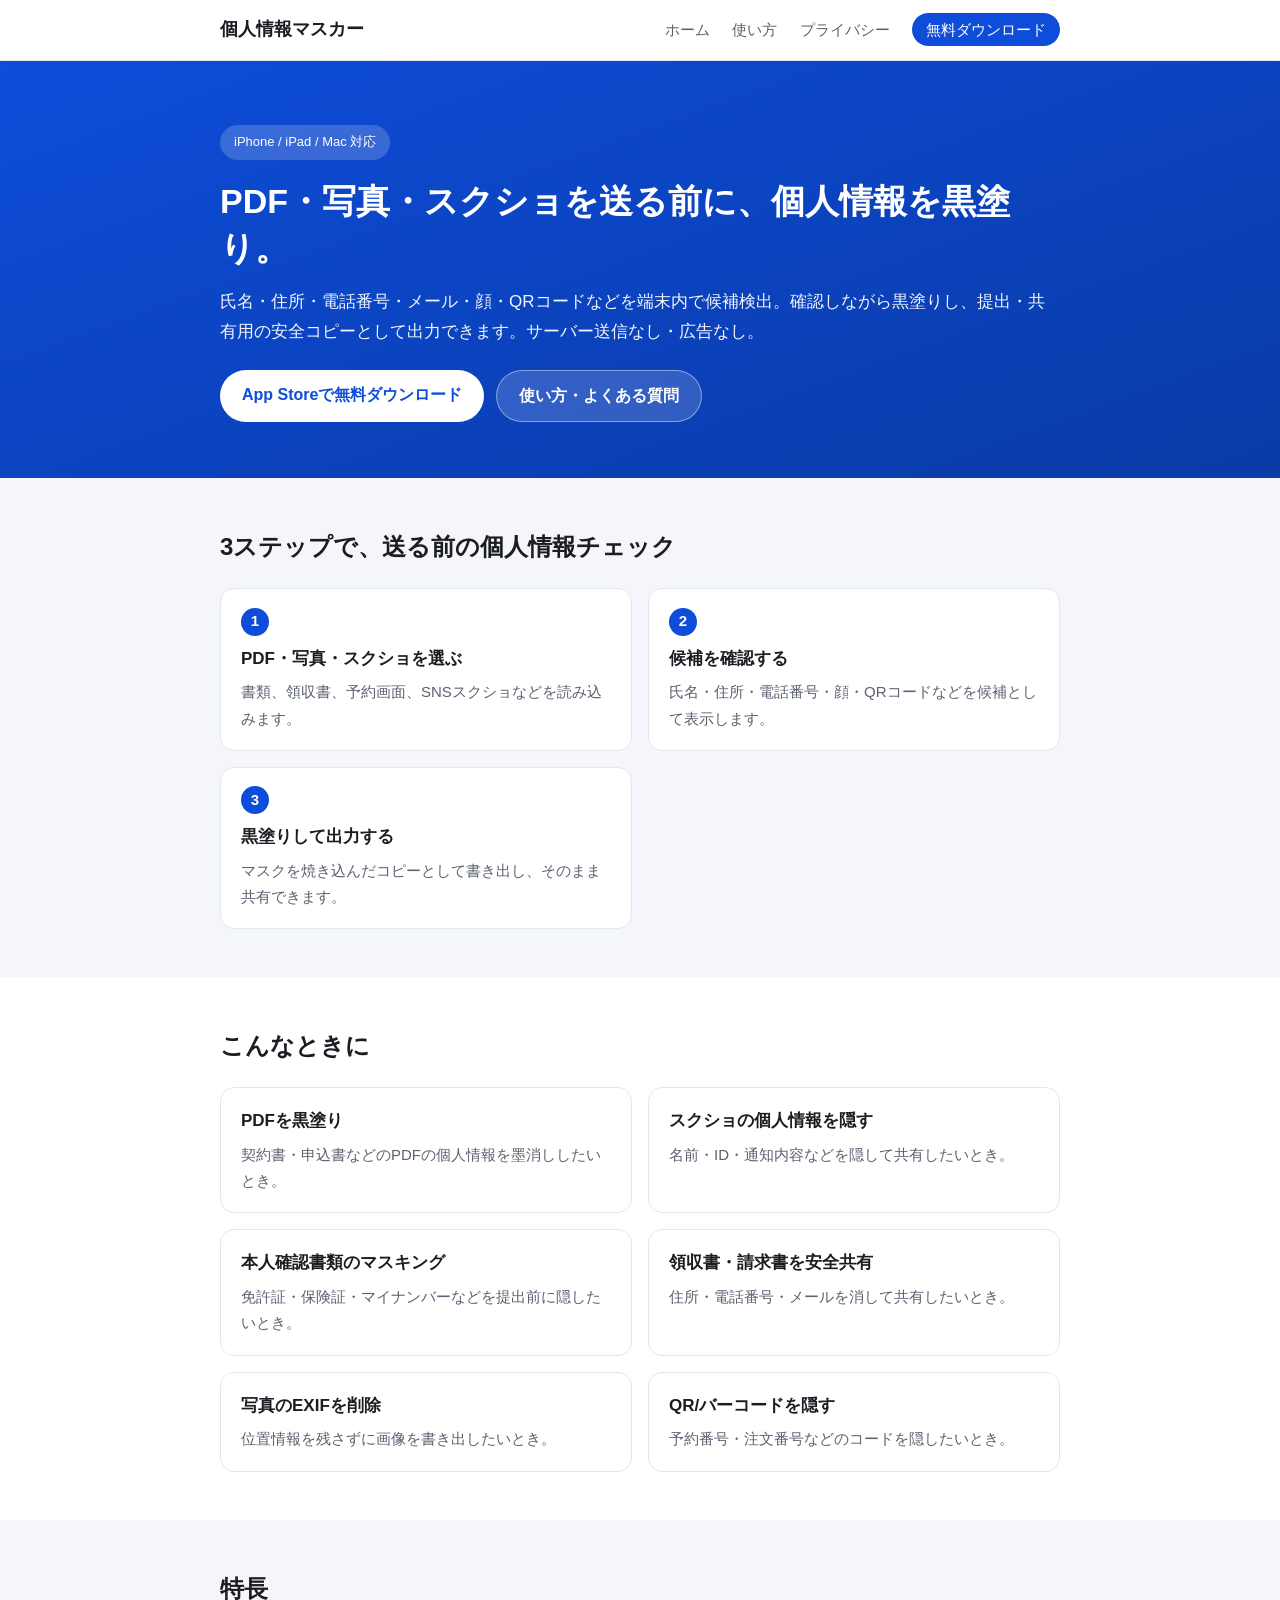
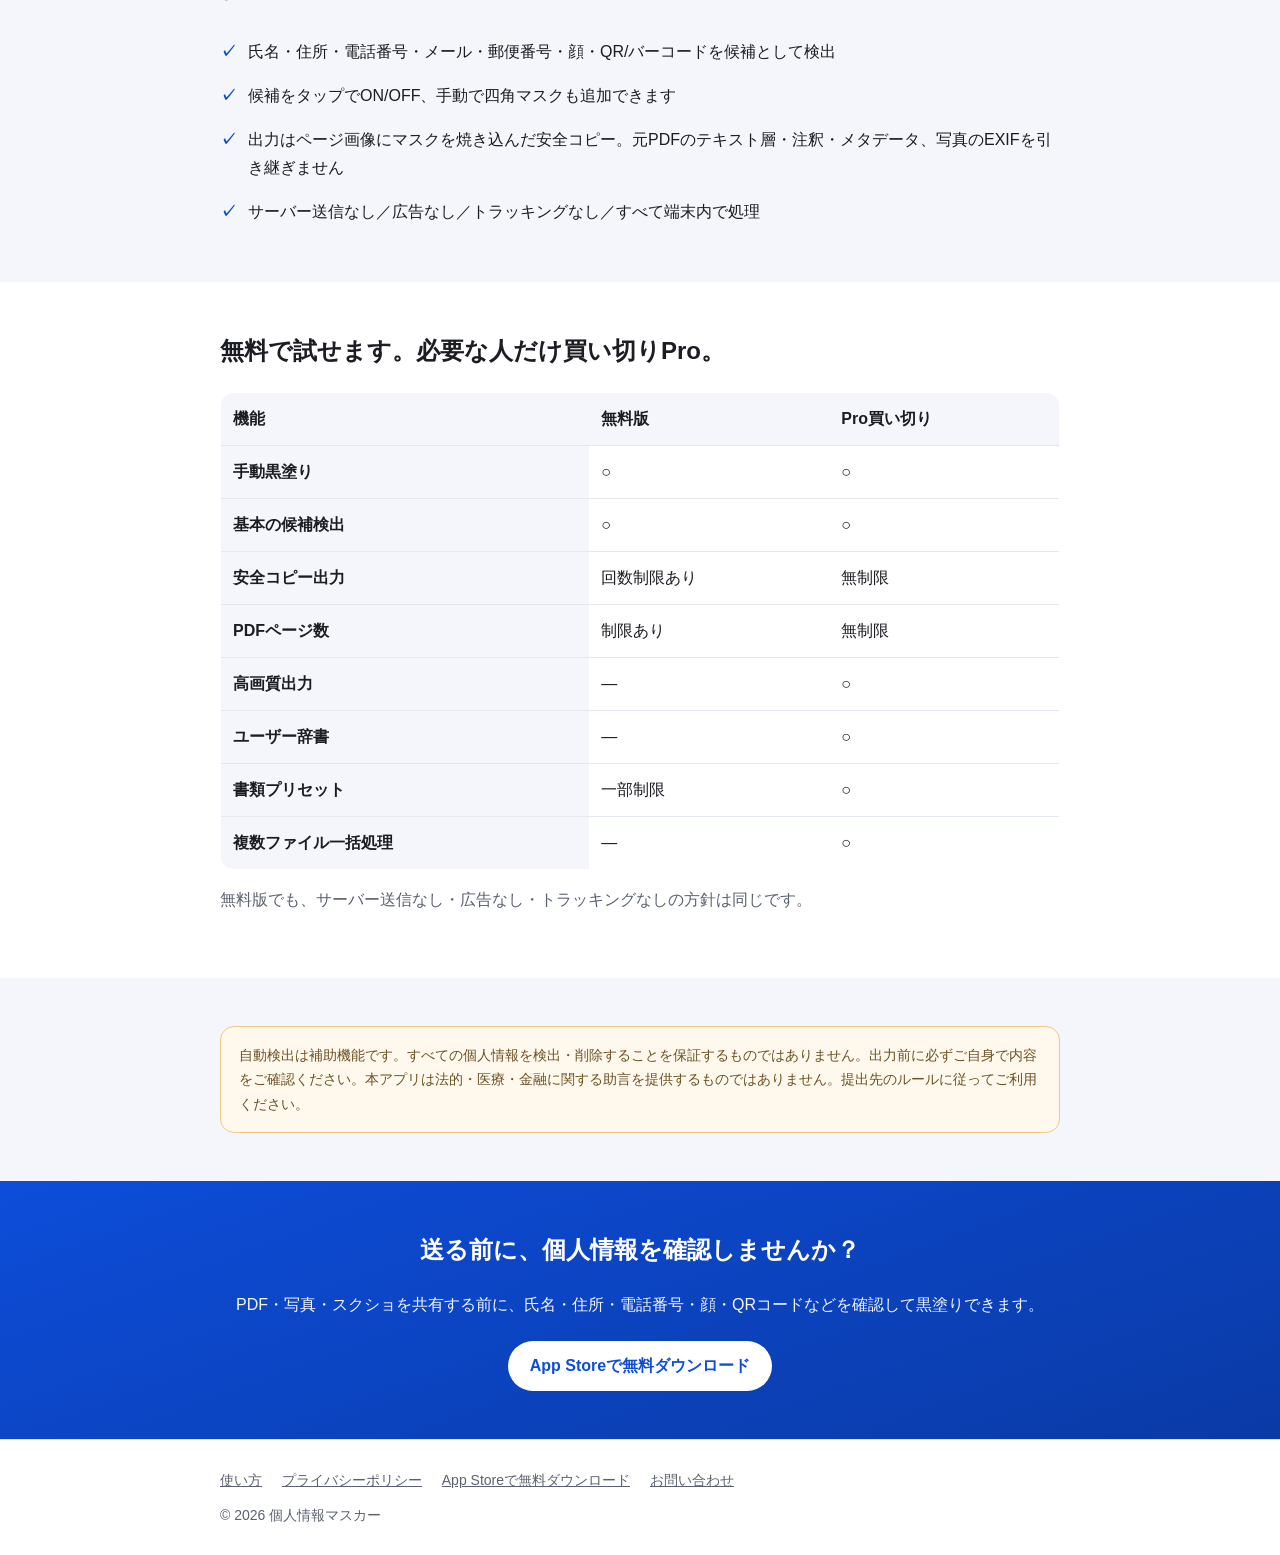
<file: index.html>
<!DOCTYPE html>
<html lang="ja">
<head>
  <meta charset="UTF-8">
  <meta name="viewport" content="width=device-width, initial-scale=1">
  <title>個人情報マスカー｜PDF・写真・スクショを送る前に黒塗り</title>
  <meta name="description" content="PDF・写真・スクショの氏名・住所・電話番号・顔・QRコードなどを端末内で候補検出し、確認しながら黒塗りできるアプリ。サーバー送信なし・広告なし。">
  <meta name="apple-itunes-app" content="app-id=6778686188">
  <meta property="og:type" content="website">
  <meta property="og:site_name" content="個人情報マスカー">
  <meta property="og:title" content="個人情報マスカー｜PDF・写真・スクショを送る前に黒塗り">
  <meta property="og:description" content="PDF・写真・スクショの氏名・住所・電話番号・顔・QRコードなどを端末内で候補検出し、確認しながら黒塗りできるアプリ。サーバー送信なし・広告なし。">
  <meta property="og:url" content="https://keeno0920.github.io/MaskerWebPage/">
  <link rel="stylesheet" href="styles.css">
</head>
<body>
  <header class="site-header">
    <div class="container">
      <a class="brand" href="index.html">個人情報マスカー</a>
      <nav class="nav">
        <a href="index.html">ホーム</a>
        <a href="support.html">使い方</a>
        <a href="privacy.html">プライバシー</a>
        <a class="nav-cta" href="https://apps.apple.com/app/id6778686188">無料ダウンロード</a>
      </nav>
    </div>
  </header>

  <main>
    <section class="hero">
      <div class="container">
        <span class="badge">iPhone / iPad / Mac 対応</span>
        <h1>PDF・写真・スクショを送る前に、個人情報を黒塗り。</h1>
        <p>氏名・住所・電話番号・メール・顔・QRコードなどを端末内で候補検出。確認しながら黒塗りし、提出・共有用の安全コピーとして出力できます。サーバー送信なし・広告なし。</p>
        <div class="hero-actions">
          <a class="btn" href="https://apps.apple.com/app/id6778686188">App Storeで無料ダウンロード</a>
          <a class="btn btn-sub" href="support.html">使い方・よくある質問</a>
        </div>
      </div>
    </section>

    <section class="soft">
      <div class="container">
        <h2>3ステップで、送る前の個人情報チェック</h2>
        <div class="grid">
          <div class="card">
            <div class="step-num">1</div>
            <h3>PDF・写真・スクショを選ぶ</h3>
            <p>書類、領収書、予約画面、SNSスクショなどを読み込みます。</p>
          </div>
          <div class="card">
            <div class="step-num">2</div>
            <h3>候補を確認する</h3>
            <p>氏名・住所・電話番号・顔・QRコードなどを候補として表示します。</p>
          </div>
          <div class="card">
            <div class="step-num">3</div>
            <h3>黒塗りして出力する</h3>
            <p>マスクを焼き込んだコピーとして書き出し、そのまま共有できます。</p>
          </div>
        </div>
      </div>
    </section>

    <section>
      <div class="container">
        <h2>こんなときに</h2>
        <div class="grid">
          <a class="card card-link" href="pdf-kuro-nuri.html"><h3>PDFを黒塗り</h3><p>契約書・申込書などのPDFの個人情報を墨消ししたいとき。</p></a>
          <a class="card card-link" href="screenshot-privacy.html"><h3>スクショの個人情報を隠す</h3><p>名前・ID・通知内容などを隠して共有したいとき。</p></a>
          <div class="card"><h3>本人確認書類のマスキング</h3><p>免許証・保険証・マイナンバーなどを提出前に隠したいとき。</p></div>
          <div class="card"><h3>領収書・請求書を安全共有</h3><p>住所・電話番号・メールを消して共有したいとき。</p></div>
          <a class="card card-link" href="exif-remove.html"><h3>写真のEXIFを削除</h3><p>位置情報を残さずに画像を書き出したいとき。</p></a>
          <div class="card"><h3>QR/バーコードを隠す</h3><p>予約番号・注文番号などのコードを隠したいとき。</p></div>
        </div>
      </div>
    </section>

    <section class="soft">
      <div class="container">
        <h2>特長</h2>
        <ul class="checks">
          <li>氏名・住所・電話番号・メール・郵便番号・顔・QR/バーコードを候補として検出</li>
          <li>候補をタップでON/OFF、手動で四角マスクも追加できます</li>
          <li>出力はページ画像にマスクを焼き込んだ安全コピー。元PDFのテキスト層・注釈・メタデータ、写真のEXIFを引き継ぎません</li>
          <li>サーバー送信なし／広告なし／トラッキングなし／すべて端末内で処理</li>
        </ul>
      </div>
    </section>

    <section>
      <div class="container">
        <h2>無料で試せます。必要な人だけ買い切りPro。</h2>
        <table class="compare">
          <thead>
            <tr><th>機能</th><th>無料版</th><th>Pro買い切り</th></tr>
          </thead>
          <tbody>
            <tr><th>手動黒塗り</th><td>○</td><td>○</td></tr>
            <tr><th>基本の候補検出</th><td>○</td><td>○</td></tr>
            <tr><th>安全コピー出力</th><td>回数制限あり</td><td>無制限</td></tr>
            <tr><th>PDFページ数</th><td>制限あり</td><td>無制限</td></tr>
            <tr><th>高画質出力</th><td>—</td><td>○</td></tr>
            <tr><th>ユーザー辞書</th><td>—</td><td>○</td></tr>
            <tr><th>書類プリセット</th><td>一部制限</td><td>○</td></tr>
            <tr><th>複数ファイル一括処理</th><td>—</td><td>○</td></tr>
          </tbody>
        </table>
        <p class="lead" style="margin-top:16px;">無料版でも、サーバー送信なし・広告なし・トラッキングなしの方針は同じです。</p>
      </div>
    </section>

    <section class="soft">
      <div class="container">
        <div class="notice">
          自動検出は補助機能です。すべての個人情報を検出・削除することを保証するものではありません。出力前に必ずご自身で内容をご確認ください。本アプリは法的・医療・金融に関する助言を提供するものではありません。提出先のルールに従ってご利用ください。
        </div>
      </div>
    </section>

    <section class="final-cta">
      <div class="container">
        <h2>送る前に、個人情報を確認しませんか？</h2>
        <p>PDF・写真・スクショを共有する前に、氏名・住所・電話番号・顔・QRコードなどを確認して黒塗りできます。</p>
        <a class="btn" href="https://apps.apple.com/app/id6778686188">App Storeで無料ダウンロード</a>
      </div>
    </section>
  </main>

  <footer class="site-footer">
    <div class="container">
      <a href="support.html">使い方</a>
      <a href="privacy.html">プライバシーポリシー</a>
      <a href="https://apps.apple.com/app/id6778686188">App Storeで無料ダウンロード</a>
      <a href="mailto:appjiajibu@gmail.com">お問い合わせ</a>
      <div style="margin-top:10px;">© 2026 個人情報マスカー</div>
    </div>
  </footer>
</body>
</html>
</file>
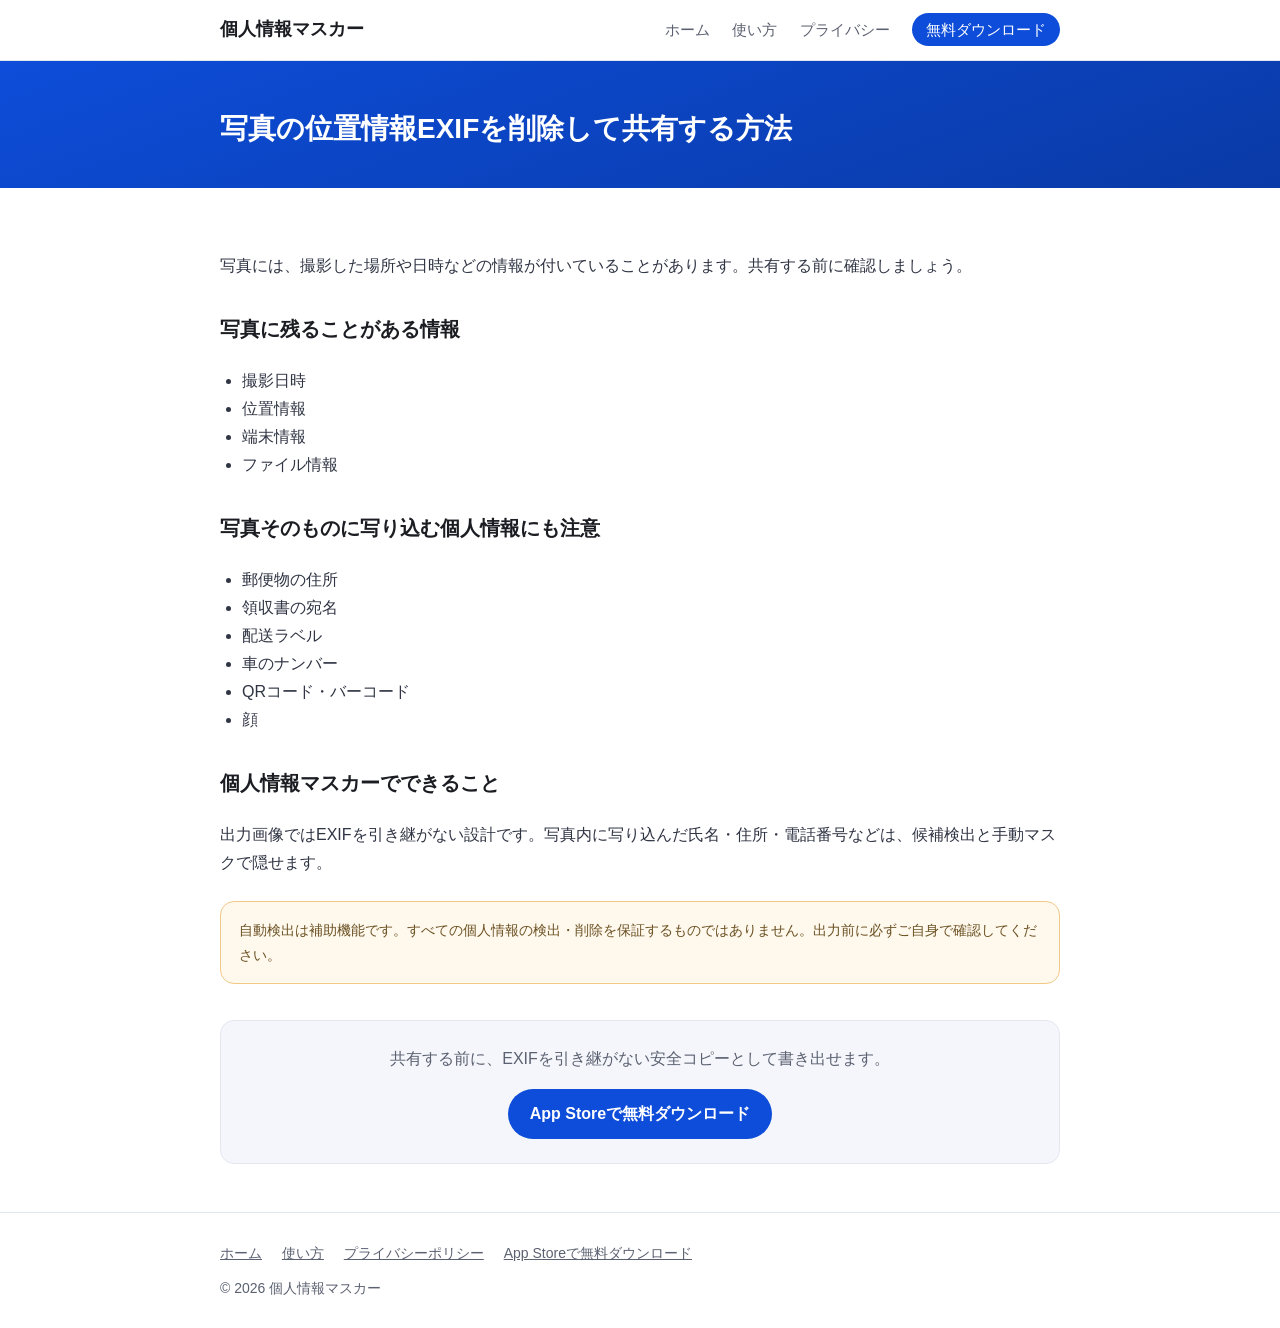
<file: exif-remove.html>
<!DOCTYPE html>
<html lang="ja">
<head>
  <meta charset="UTF-8">
  <meta name="viewport" content="width=device-width, initial-scale=1">
  <title>写真の位置情報EXIFを削除して共有する方法｜個人情報マスカー</title>
  <meta name="description" content="写真を共有する前に位置情報EXIFを残さず書き出す方法。写真内の住所・電話番号・顔・QRコードのマスキングにも対応。">
  <meta name="apple-itunes-app" content="app-id=6778686188">
  <meta property="og:type" content="website">
  <meta property="og:site_name" content="個人情報マスカー">
  <meta property="og:title" content="写真の位置情報EXIFを削除して共有する方法｜個人情報マスカー">
  <meta property="og:description" content="写真を共有する前に位置情報EXIFを残さず書き出す方法。写真内の住所・電話番号・顔・QRコードのマスキングにも対応。">
  <meta property="og:url" content="https://keeno0920.github.io/MaskerWebPage/exif-remove.html">
  <link rel="stylesheet" href="styles.css">
</head>
<body>
  <header class="site-header">
    <div class="container">
      <a class="brand" href="index.html">個人情報マスカー</a>
      <nav class="nav">
        <a href="index.html">ホーム</a>
        <a href="support.html">使い方</a>
        <a href="privacy.html">プライバシー</a>
        <a class="nav-cta" href="https://apps.apple.com/app/id6778686188">無料ダウンロード</a>
      </nav>
    </div>
  </header>

  <section class="page-hero">
    <div class="container">
      <h1>写真の位置情報EXIFを削除して共有する方法</h1>
    </div>
  </section>

  <main>
    <section>
      <div class="container article">
        <p>写真には、撮影した場所や日時などの情報が付いていることがあります。共有する前に確認しましょう。</p>

        <h2>写真に残ることがある情報</h2>
        <ul>
          <li>撮影日時</li>
          <li>位置情報</li>
          <li>端末情報</li>
          <li>ファイル情報</li>
        </ul>

        <h2>写真そのものに写り込む個人情報にも注意</h2>
        <ul>
          <li>郵便物の住所</li>
          <li>領収書の宛名</li>
          <li>配送ラベル</li>
          <li>車のナンバー</li>
          <li>QRコード・バーコード</li>
          <li>顔</li>
        </ul>

        <h2>個人情報マスカーでできること</h2>
        <p>出力画像ではEXIFを引き継がない設計です。写真内に写り込んだ氏名・住所・電話番号などは、候補検出と手動マスクで隠せます。</p>

        <div class="notice" style="margin-top:24px;">
          自動検出は補助機能です。すべての個人情報の検出・削除を保証するものではありません。出力前に必ずご自身で確認してください。
        </div>

        <div class="article-cta">
          <p>共有する前に、EXIFを引き継がない安全コピーとして書き出せます。</p>
          <a class="btn" href="https://apps.apple.com/app/id6778686188" style="background:var(--brand);color:#fff;">App Storeで無料ダウンロード</a>
        </div>
      </div>
    </section>
  </main>

  <footer class="site-footer">
    <div class="container">
      <a href="index.html">ホーム</a>
      <a href="support.html">使い方</a>
      <a href="privacy.html">プライバシーポリシー</a>
      <a href="https://apps.apple.com/app/id6778686188">App Storeで無料ダウンロード</a>
      <div style="margin-top:10px;">© 2026 個人情報マスカー</div>
    </div>
  </footer>
</body>
</html>
</file>
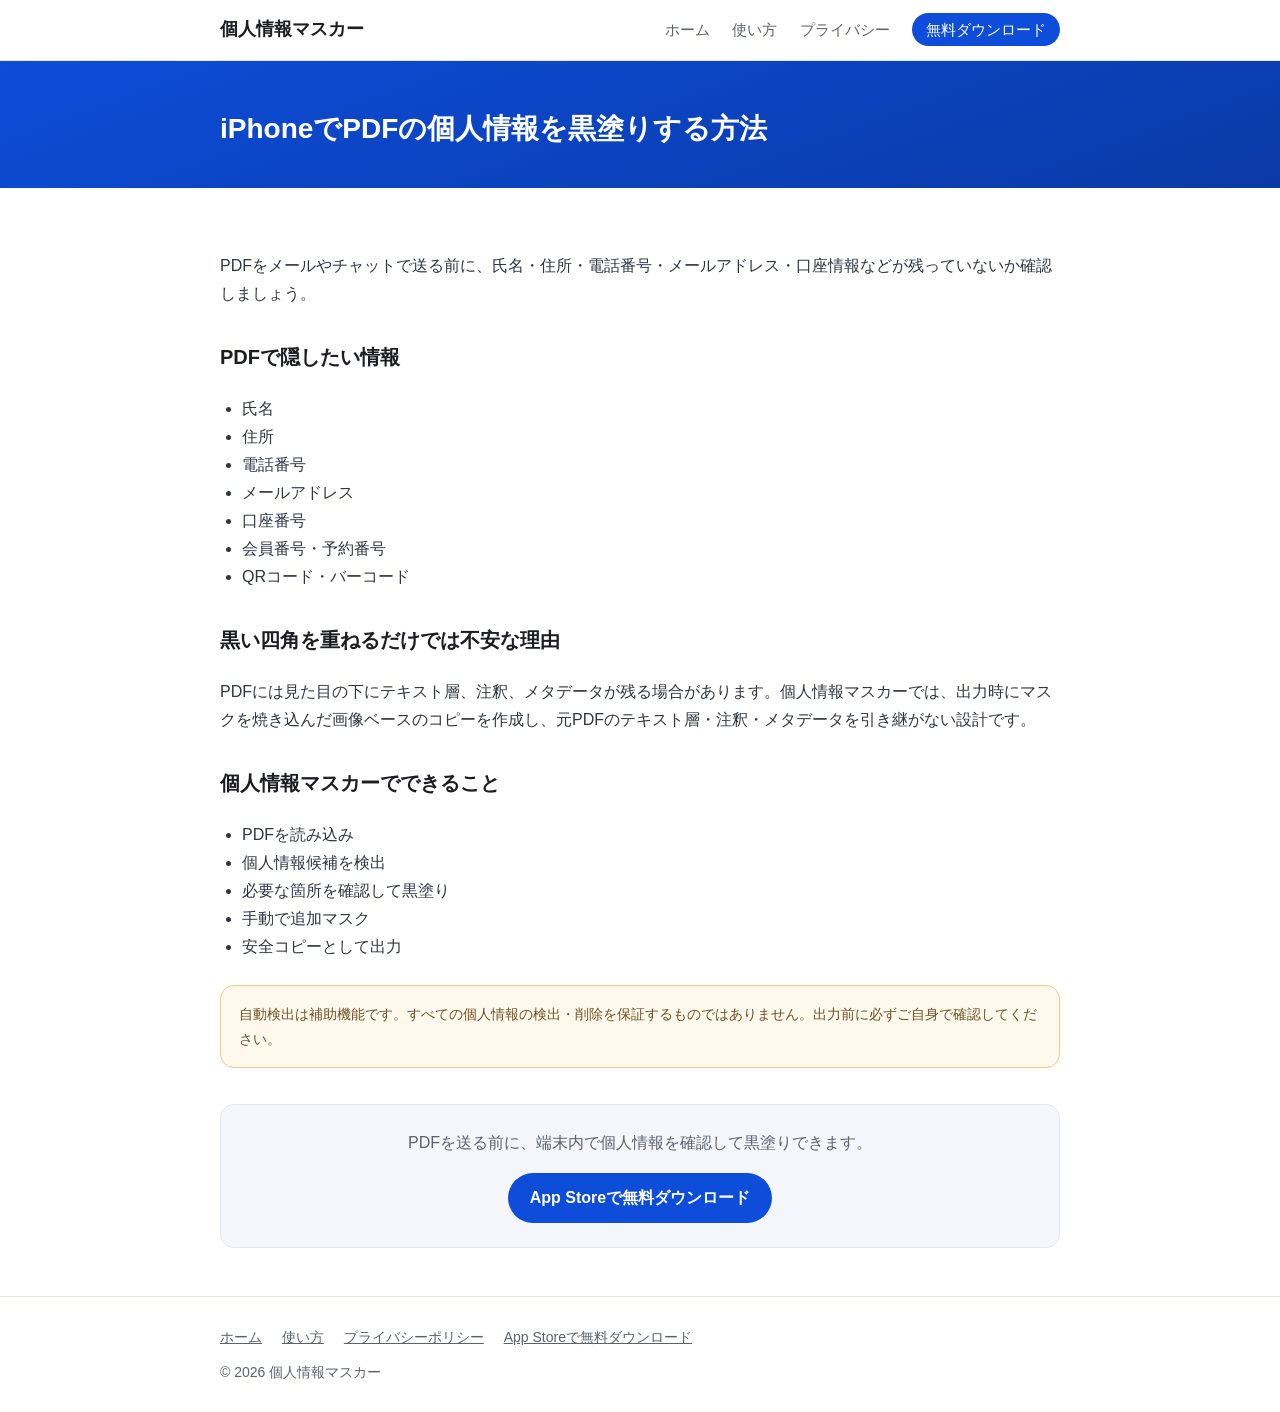
<file: pdf-kuro-nuri.html>
<!DOCTYPE html>
<html lang="ja">
<head>
  <meta charset="UTF-8">
  <meta name="viewport" content="width=device-width, initial-scale=1">
  <title>iPhoneでPDFの個人情報を黒塗りする方法｜個人情報マスカー</title>
  <meta name="description" content="PDFを送る前に、氏名・住所・電話番号・口座番号などを黒塗りする方法。個人情報マスカーなら端末内で候補検出し、確認しながら安全コピーとして出力できます。">
  <meta name="apple-itunes-app" content="app-id=6778686188">
  <meta property="og:type" content="website">
  <meta property="og:site_name" content="個人情報マスカー">
  <meta property="og:title" content="iPhoneでPDFの個人情報を黒塗りする方法｜個人情報マスカー">
  <meta property="og:description" content="PDFを送る前に、氏名・住所・電話番号・口座番号などを黒塗りする方法。個人情報マスカーなら端末内で候補検出し、確認しながら安全コピーとして出力できます。">
  <meta property="og:url" content="https://keeno0920.github.io/MaskerWebPage/pdf-kuro-nuri.html">
  <link rel="stylesheet" href="styles.css">
</head>
<body>
  <header class="site-header">
    <div class="container">
      <a class="brand" href="index.html">個人情報マスカー</a>
      <nav class="nav">
        <a href="index.html">ホーム</a>
        <a href="support.html">使い方</a>
        <a href="privacy.html">プライバシー</a>
        <a class="nav-cta" href="https://apps.apple.com/app/id6778686188">無料ダウンロード</a>
      </nav>
    </div>
  </header>

  <section class="page-hero">
    <div class="container">
      <h1>iPhoneでPDFの個人情報を黒塗りする方法</h1>
    </div>
  </section>

  <main>
    <section>
      <div class="container article">
        <p>PDFをメールやチャットで送る前に、氏名・住所・電話番号・メールアドレス・口座情報などが残っていないか確認しましょう。</p>

        <h2>PDFで隠したい情報</h2>
        <ul>
          <li>氏名</li>
          <li>住所</li>
          <li>電話番号</li>
          <li>メールアドレス</li>
          <li>口座番号</li>
          <li>会員番号・予約番号</li>
          <li>QRコード・バーコード</li>
        </ul>

        <h2>黒い四角を重ねるだけでは不安な理由</h2>
        <p>PDFには見た目の下にテキスト層、注釈、メタデータが残る場合があります。個人情報マスカーでは、出力時にマスクを焼き込んだ画像ベースのコピーを作成し、元PDFのテキスト層・注釈・メタデータを引き継がない設計です。</p>

        <h2>個人情報マスカーでできること</h2>
        <ul>
          <li>PDFを読み込み</li>
          <li>個人情報候補を検出</li>
          <li>必要な箇所を確認して黒塗り</li>
          <li>手動で追加マスク</li>
          <li>安全コピーとして出力</li>
        </ul>

        <div class="notice" style="margin-top:24px;">
          自動検出は補助機能です。すべての個人情報の検出・削除を保証するものではありません。出力前に必ずご自身で確認してください。
        </div>

        <div class="article-cta">
          <p>PDFを送る前に、端末内で個人情報を確認して黒塗りできます。</p>
          <a class="btn" href="https://apps.apple.com/app/id6778686188" style="background:var(--brand);color:#fff;">App Storeで無料ダウンロード</a>
        </div>
      </div>
    </section>
  </main>

  <footer class="site-footer">
    <div class="container">
      <a href="index.html">ホーム</a>
      <a href="support.html">使い方</a>
      <a href="privacy.html">プライバシーポリシー</a>
      <a href="https://apps.apple.com/app/id6778686188">App Storeで無料ダウンロード</a>
      <div style="margin-top:10px;">© 2026 個人情報マスカー</div>
    </div>
  </footer>
</body>
</html>
</file>
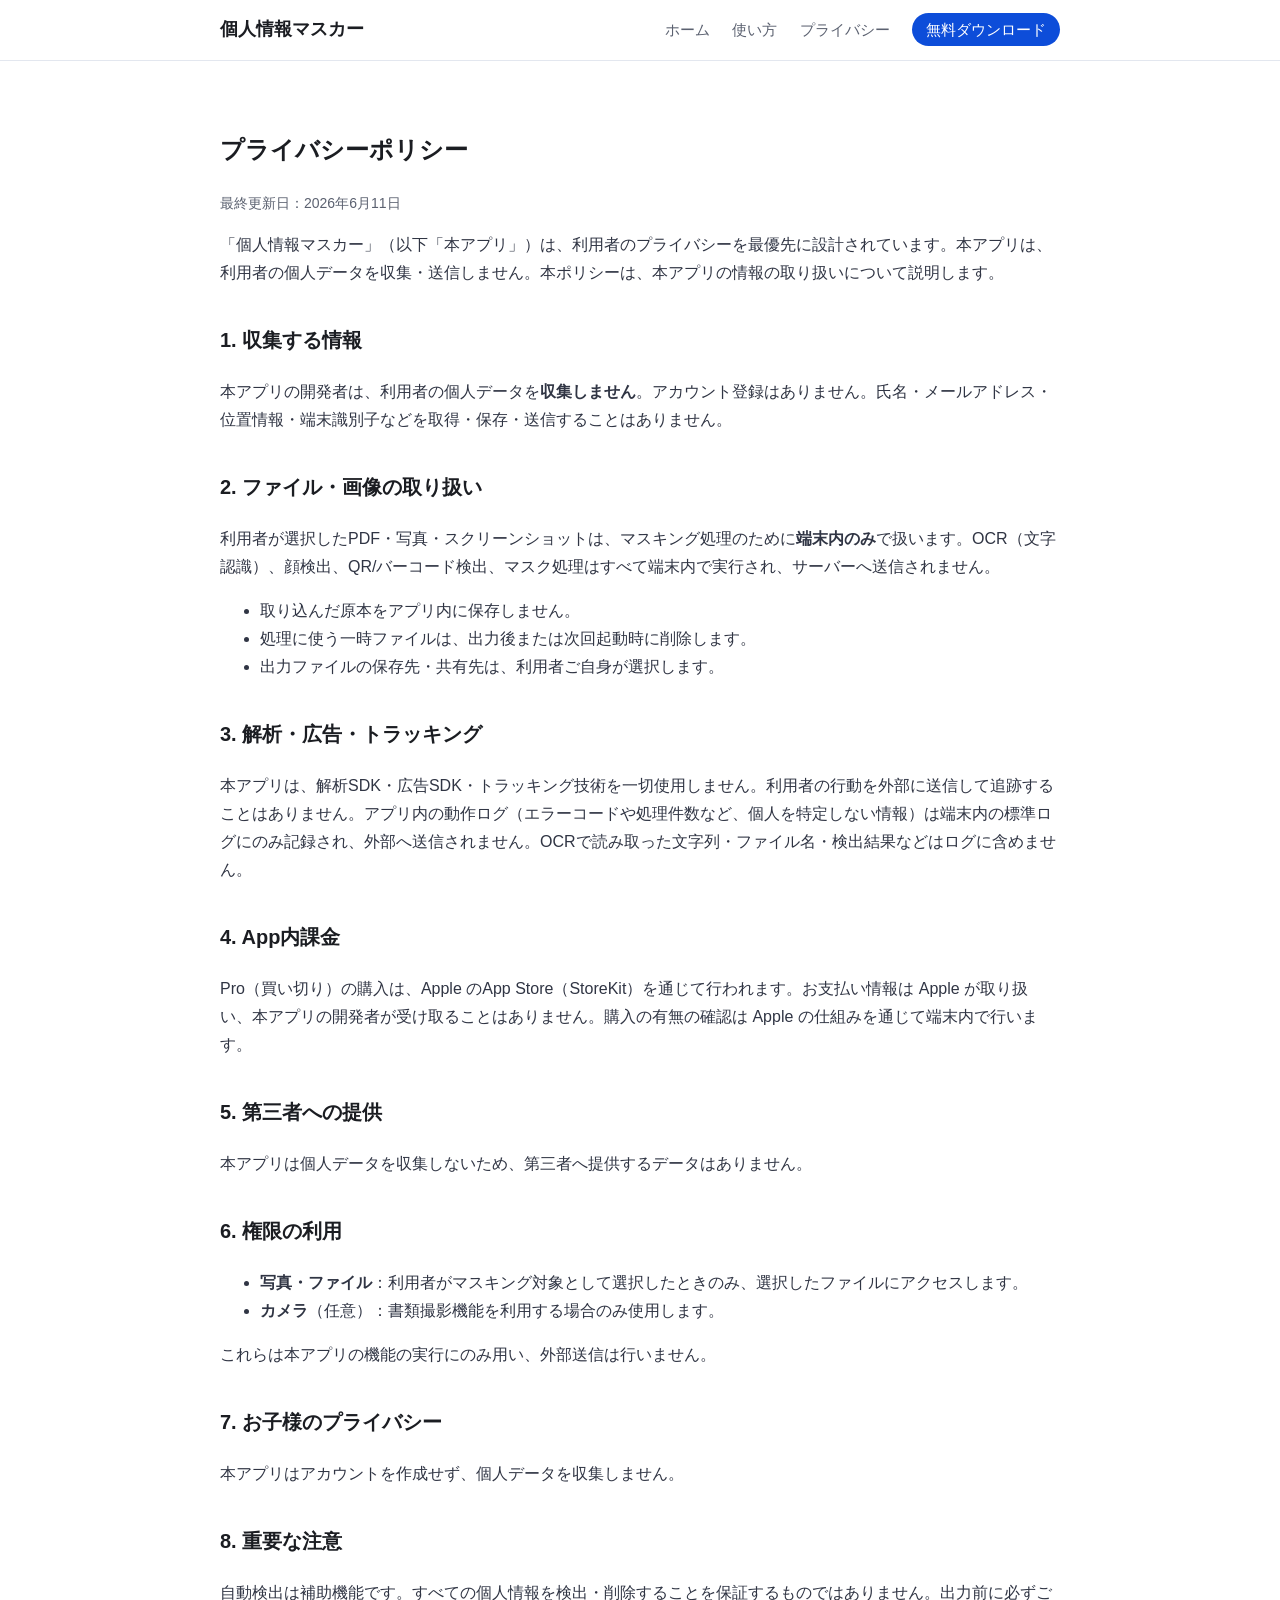
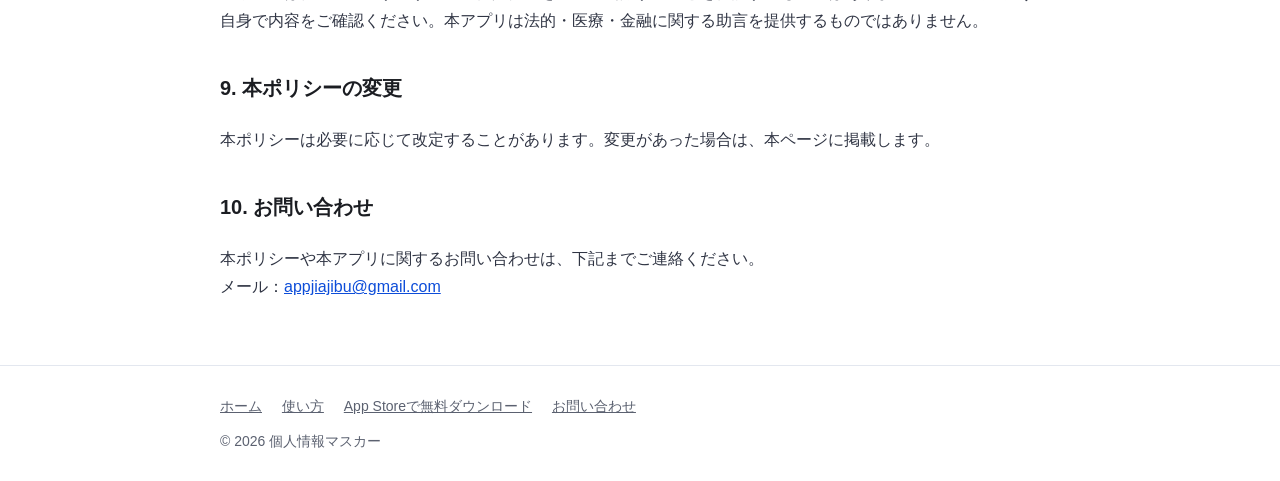
<file: privacy.html>
<!DOCTYPE html>
<html lang="ja">
<head>
  <meta charset="UTF-8">
  <meta name="viewport" content="width=device-width, initial-scale=1">
  <title>プライバシーポリシー｜個人情報マスカー</title>
  <meta name="description" content="個人情報マスカーのプライバシーポリシー。データを収集せず、すべて端末内で処理し、サーバーに送信しません。">
  <meta name="apple-itunes-app" content="app-id=6778686188">
  <meta property="og:type" content="website">
  <meta property="og:site_name" content="個人情報マスカー">
  <meta property="og:title" content="プライバシーポリシー｜個人情報マスカー">
  <meta property="og:description" content="個人情報マスカーのプライバシーポリシー。データを収集せず、すべて端末内で処理し、サーバーに送信しません。">
  <meta property="og:url" content="https://keeno0920.github.io/MaskerWebPage/privacy.html">
  <link rel="stylesheet" href="styles.css">
</head>
<body>
  <header class="site-header">
    <div class="container">
      <a class="brand" href="index.html">個人情報マスカー</a>
      <nav class="nav">
        <a href="index.html">ホーム</a>
        <a href="support.html">使い方</a>
        <a href="privacy.html">プライバシー</a>
        <a class="nav-cta" href="https://apps.apple.com/app/id6778686188">無料ダウンロード</a>
      </nav>
    </div>
  </header>

  <main>
    <section class="doc">
      <div class="container">
        <h1>プライバシーポリシー</h1>
        <p class="meta">最終更新日：2026年6月11日</p>

        <p>「個人情報マスカー」（以下「本アプリ」）は、利用者のプライバシーを最優先に設計されています。本アプリは、利用者の個人データを収集・送信しません。本ポリシーは、本アプリの情報の取り扱いについて説明します。</p>

        <h2>1. 収集する情報</h2>
        <p>本アプリの開発者は、利用者の個人データを<strong>収集しません</strong>。アカウント登録はありません。氏名・メールアドレス・位置情報・端末識別子などを取得・保存・送信することはありません。</p>

        <h2>2. ファイル・画像の取り扱い</h2>
        <p>利用者が選択したPDF・写真・スクリーンショットは、マスキング処理のために<strong>端末内のみ</strong>で扱います。OCR（文字認識）、顔検出、QR/バーコード検出、マスク処理はすべて端末内で実行され、サーバーへ送信されません。</p>
        <ul>
          <li>取り込んだ原本をアプリ内に保存しません。</li>
          <li>処理に使う一時ファイルは、出力後または次回起動時に削除します。</li>
          <li>出力ファイルの保存先・共有先は、利用者ご自身が選択します。</li>
        </ul>

        <h2>3. 解析・広告・トラッキング</h2>
        <p>本アプリは、解析SDK・広告SDK・トラッキング技術を一切使用しません。利用者の行動を外部に送信して追跡することはありません。アプリ内の動作ログ（エラーコードや処理件数など、個人を特定しない情報）は端末内の標準ログにのみ記録され、外部へ送信されません。OCRで読み取った文字列・ファイル名・検出結果などはログに含めません。</p>

        <h2>4. App内課金</h2>
        <p>Pro（買い切り）の購入は、Apple のApp Store（StoreKit）を通じて行われます。お支払い情報は Apple が取り扱い、本アプリの開発者が受け取ることはありません。購入の有無の確認は Apple の仕組みを通じて端末内で行います。</p>

        <h2>5. 第三者への提供</h2>
        <p>本アプリは個人データを収集しないため、第三者へ提供するデータはありません。</p>

        <h2>6. 権限の利用</h2>
        <ul>
          <li><strong>写真・ファイル</strong>：利用者がマスキング対象として選択したときのみ、選択したファイルにアクセスします。</li>
          <li><strong>カメラ</strong>（任意）：書類撮影機能を利用する場合のみ使用します。</li>
        </ul>
        <p>これらは本アプリの機能の実行にのみ用い、外部送信は行いません。</p>

        <h2>7. お子様のプライバシー</h2>
        <p>本アプリはアカウントを作成せず、個人データを収集しません。</p>

        <h2>8. 重要な注意</h2>
        <p>自動検出は補助機能です。すべての個人情報を検出・削除することを保証するものではありません。出力前に必ずご自身で内容をご確認ください。本アプリは法的・医療・金融に関する助言を提供するものではありません。</p>

        <h2>9. 本ポリシーの変更</h2>
        <p>本ポリシーは必要に応じて改定することがあります。変更があった場合は、本ページに掲載します。</p>

        <h2>10. お問い合わせ</h2>
        <p>本ポリシーや本アプリに関するお問い合わせは、下記までご連絡ください。<br>
        メール：<a href="mailto:appjiajibu@gmail.com">appjiajibu@gmail.com</a></p>
      </div>
    </section>
  </main>

  <footer class="site-footer">
    <div class="container">
      <a href="index.html">ホーム</a>
      <a href="support.html">使い方</a>
      <a href="https://apps.apple.com/app/id6778686188">App Storeで無料ダウンロード</a>
      <a href="mailto:appjiajibu@gmail.com">お問い合わせ</a>
      <div style="margin-top:10px;">© 2026 個人情報マスカー</div>
    </div>
  </footer>
</body>
</html>
</file>
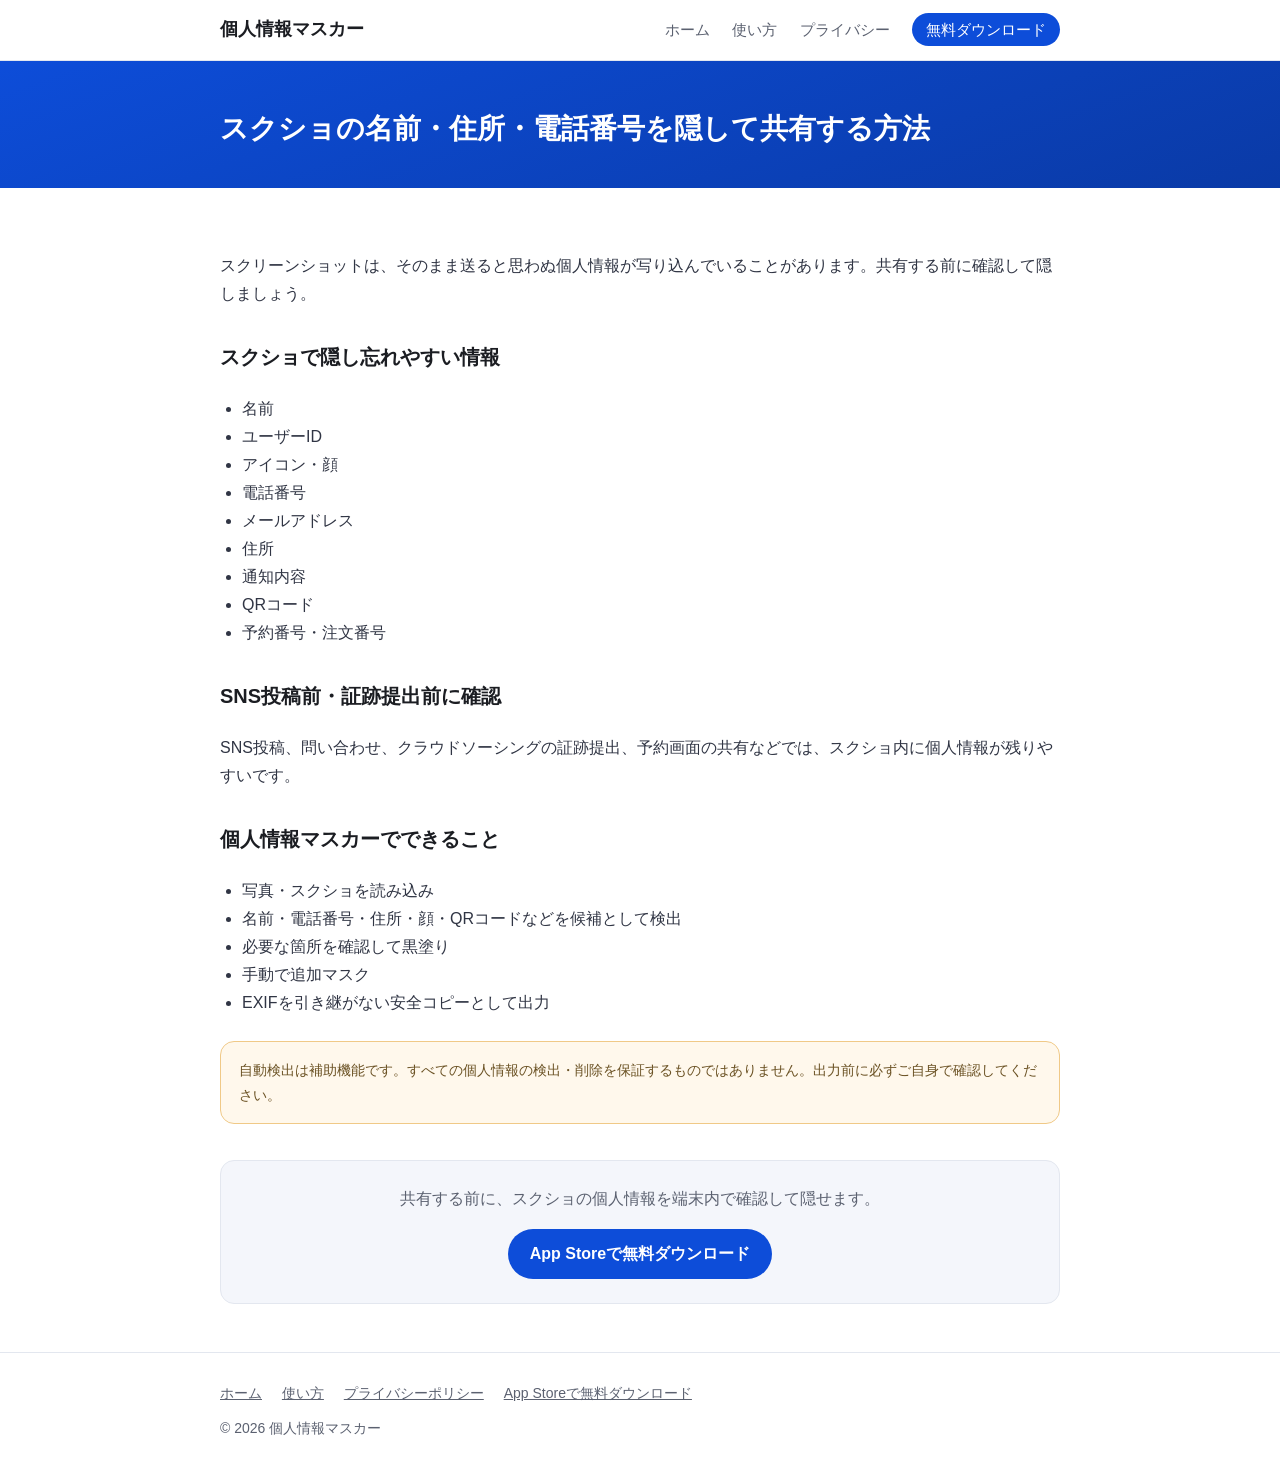
<file: screenshot-privacy.html>
<!DOCTYPE html>
<html lang="ja">
<head>
  <meta charset="UTF-8">
  <meta name="viewport" content="width=device-width, initial-scale=1">
  <title>スクショの個人情報を隠す方法｜個人情報マスカー</title>
  <meta name="description" content="LINE、メール、予約画面、SNSスクショを共有する前に、名前・ID・電話番号・住所・顔・QRコードを隠す方法。端末内処理、広告なし。">
  <meta name="apple-itunes-app" content="app-id=6778686188">
  <meta property="og:type" content="website">
  <meta property="og:site_name" content="個人情報マスカー">
  <meta property="og:title" content="スクショの個人情報を隠す方法｜個人情報マスカー">
  <meta property="og:description" content="LINE、メール、予約画面、SNSスクショを共有する前に、名前・ID・電話番号・住所・顔・QRコードを隠す方法。端末内処理、広告なし。">
  <meta property="og:url" content="https://keeno0920.github.io/MaskerWebPage/screenshot-privacy.html">
  <link rel="stylesheet" href="styles.css">
</head>
<body>
  <header class="site-header">
    <div class="container">
      <a class="brand" href="index.html">個人情報マスカー</a>
      <nav class="nav">
        <a href="index.html">ホーム</a>
        <a href="support.html">使い方</a>
        <a href="privacy.html">プライバシー</a>
        <a class="nav-cta" href="https://apps.apple.com/app/id6778686188">無料ダウンロード</a>
      </nav>
    </div>
  </header>

  <section class="page-hero">
    <div class="container">
      <h1>スクショの名前・住所・電話番号を隠して共有する方法</h1>
    </div>
  </section>

  <main>
    <section>
      <div class="container article">
        <p>スクリーンショットは、そのまま送ると思わぬ個人情報が写り込んでいることがあります。共有する前に確認して隠しましょう。</p>

        <h2>スクショで隠し忘れやすい情報</h2>
        <ul>
          <li>名前</li>
          <li>ユーザーID</li>
          <li>アイコン・顔</li>
          <li>電話番号</li>
          <li>メールアドレス</li>
          <li>住所</li>
          <li>通知内容</li>
          <li>QRコード</li>
          <li>予約番号・注文番号</li>
        </ul>

        <h2>SNS投稿前・証跡提出前に確認</h2>
        <p>SNS投稿、問い合わせ、クラウドソーシングの証跡提出、予約画面の共有などでは、スクショ内に個人情報が残りやすいです。</p>

        <h2>個人情報マスカーでできること</h2>
        <ul>
          <li>写真・スクショを読み込み</li>
          <li>名前・電話番号・住所・顔・QRコードなどを候補として検出</li>
          <li>必要な箇所を確認して黒塗り</li>
          <li>手動で追加マスク</li>
          <li>EXIFを引き継がない安全コピーとして出力</li>
        </ul>

        <div class="notice" style="margin-top:24px;">
          自動検出は補助機能です。すべての個人情報の検出・削除を保証するものではありません。出力前に必ずご自身で確認してください。
        </div>

        <div class="article-cta">
          <p>共有する前に、スクショの個人情報を端末内で確認して隠せます。</p>
          <a class="btn" href="https://apps.apple.com/app/id6778686188" style="background:var(--brand);color:#fff;">App Storeで無料ダウンロード</a>
        </div>
      </div>
    </section>
  </main>

  <footer class="site-footer">
    <div class="container">
      <a href="index.html">ホーム</a>
      <a href="support.html">使い方</a>
      <a href="privacy.html">プライバシーポリシー</a>
      <a href="https://apps.apple.com/app/id6778686188">App Storeで無料ダウンロード</a>
      <div style="margin-top:10px;">© 2026 個人情報マスカー</div>
    </div>
  </footer>
</body>
</html>
</file>
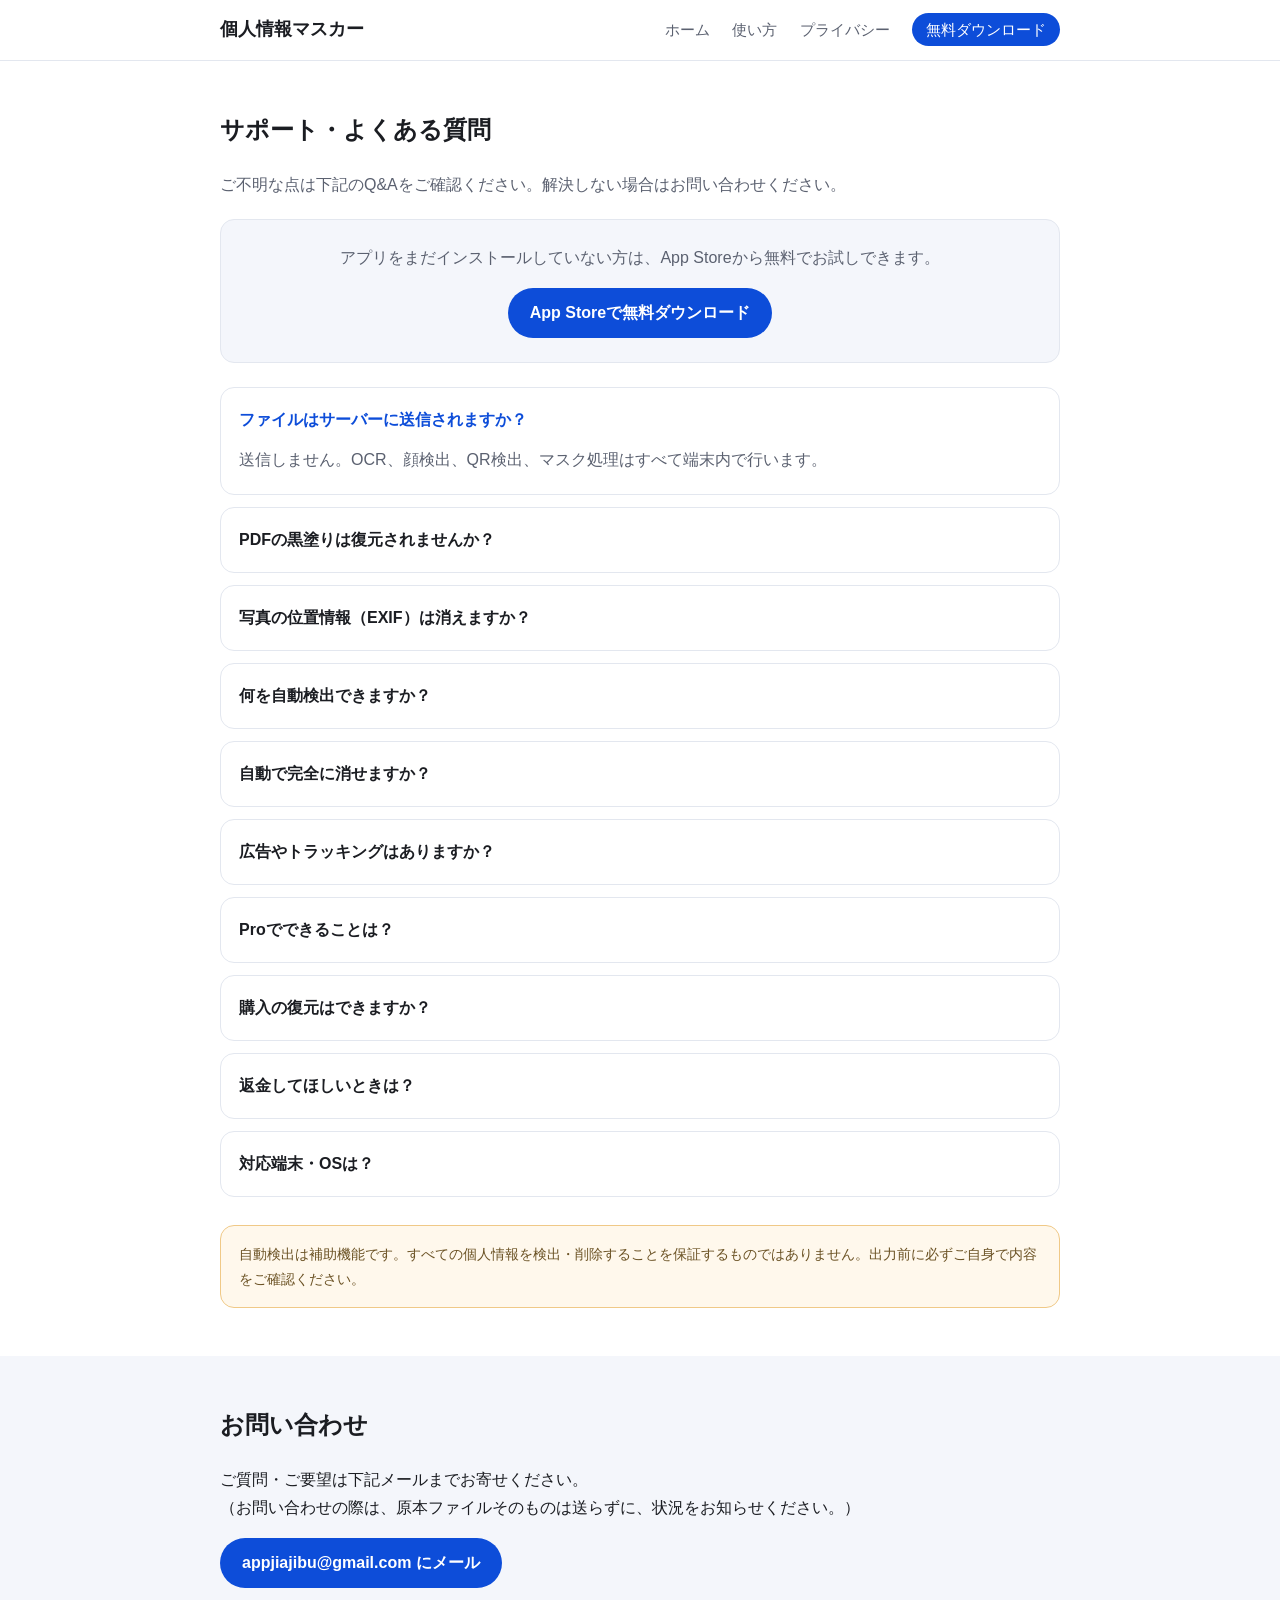
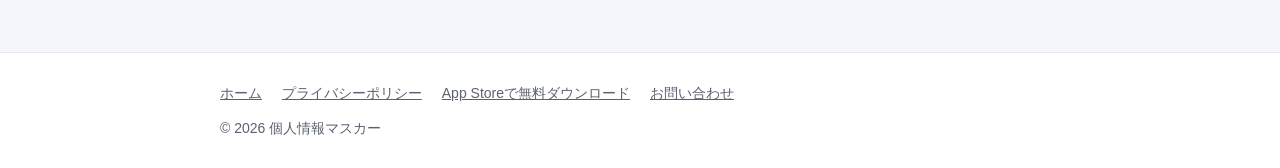
<file: support.html>
<!DOCTYPE html>
<html lang="ja">
<head>
  <meta charset="UTF-8">
  <meta name="viewport" content="width=device-width, initial-scale=1">
  <title>使い方・よくある質問｜個人情報マスカー</title>
  <meta name="description" content="個人情報マスカーの使い方とよくある質問。サーバー送信なし・端末内処理・候補検出・安全コピー出力について。">
  <meta name="apple-itunes-app" content="app-id=6778686188">
  <meta property="og:type" content="website">
  <meta property="og:site_name" content="個人情報マスカー">
  <meta property="og:title" content="使い方・よくある質問｜個人情報マスカー">
  <meta property="og:description" content="個人情報マスカーの使い方とよくある質問。サーバー送信なし・端末内処理・候補検出・安全コピー出力について。">
  <meta property="og:url" content="https://keeno0920.github.io/MaskerWebPage/support.html">
  <link rel="stylesheet" href="styles.css">
  <script type="application/ld+json">
  {
    "@context": "https://schema.org",
    "@type": "FAQPage",
    "mainEntity": [
      {
        "@type": "Question",
        "name": "ファイルはサーバーに送信されますか？",
        "acceptedAnswer": {
          "@type": "Answer",
          "text": "送信しません。OCR・顔検出・QR検出・マスク処理はすべて端末内で行います。"
        }
      },
      {
        "@type": "Question",
        "name": "PDFの黒塗りは復元されませんか？",
        "acceptedAnswer": {
          "@type": "Answer",
          "text": "出力PDFは画像ベースの安全コピーとして作成し、元PDFのテキスト層・注釈・メタデータを引き継がない設計です。ただし自動検出は補助機能のため、出力前にご自身で内容をご確認ください。"
        }
      },
      {
        "@type": "Question",
        "name": "写真の位置情報（EXIF）は消えますか？",
        "acceptedAnswer": {
          "@type": "Answer",
          "text": "出力画像ではEXIFを引き継がない設計にしています。"
        }
      },
      {
        "@type": "Question",
        "name": "何を自動検出できますか？",
        "acceptedAnswer": {
          "@type": "Answer",
          "text": "電話番号・メール・URL・郵便番号・住所候補・氏名ラベル周辺・顔・QR/バーコードなどを候補として検出します。"
        }
      },
      {
        "@type": "Question",
        "name": "自動で完全に消せますか？",
        "acceptedAnswer": {
          "@type": "Answer",
          "text": "完全な検出・削除を保証するものではありません。候補検出のあと、出力前にご自身で確認していただく設計です。"
        }
      },
      {
        "@type": "Question",
        "name": "広告やトラッキングはありますか？",
        "acceptedAnswer": {
          "@type": "Answer",
          "text": "広告SDK・解析SDK・トラッキングは入れていません。"
        }
      },
      {
        "@type": "Question",
        "name": "Proでできることは？",
        "acceptedAnswer": {
          "@type": "Answer",
          "text": "出力回数とPDFページ数が無制限になり、高画質出力・ユーザー辞書・すべての書類プリセット・複数ファイルの一括処理が使えます。買い切りです。"
        }
      },
      {
        "@type": "Question",
        "name": "購入の復元はできますか？",
        "acceptedAnswer": {
          "@type": "Answer",
          "text": "課金画面の「購入を復元」から、同じApple IDで購入済みのProを復元できます。"
        }
      }
    ]
  }
  </script>
</head>
<body>
  <header class="site-header">
    <div class="container">
      <a class="brand" href="index.html">個人情報マスカー</a>
      <nav class="nav">
        <a href="index.html">ホーム</a>
        <a href="support.html">使い方</a>
        <a href="privacy.html">プライバシー</a>
        <a class="nav-cta" href="https://apps.apple.com/app/id6778686188">無料ダウンロード</a>
      </nav>
    </div>
  </header>

  <main>
    <section>
      <div class="container">
        <h2>サポート・よくある質問</h2>
        <p class="lead">ご不明な点は下記のQ&amp;Aをご確認ください。解決しない場合はお問い合わせください。</p>

        <div class="article-cta" style="margin-top:20px;">
          <p>アプリをまだインストールしていない方は、App Storeから無料でお試しできます。</p>
          <a class="btn" href="https://apps.apple.com/app/id6778686188" style="background:var(--brand);color:#fff;">App Storeで無料ダウンロード</a>
        </div>

        <div class="faq" style="margin-top:24px;">
          <details open>
            <summary>ファイルはサーバーに送信されますか？</summary>
            <div class="answer">送信しません。OCR、顔検出、QR検出、マスク処理はすべて端末内で行います。</div>
          </details>
          <details>
            <summary>PDFの黒塗りは復元されませんか？</summary>
            <div class="answer">出力PDFは画像ベースの安全コピーとして作成し、元PDFのテキスト層・注釈・メタデータは引き継ぎません。ただし、自動検出は補助機能です。最終確認はご自身でお願いします。</div>
          </details>
          <details>
            <summary>写真の位置情報（EXIF）は消えますか？</summary>
            <div class="answer">出力画像ではEXIFを引き継がない設計にしています。</div>
          </details>
          <details>
            <summary>何を自動検出できますか？</summary>
            <div class="answer">電話番号、メール、URL、郵便番号、住所候補、氏名ラベル周辺、顔、QR/バーコードなどを候補として検出します。</div>
          </details>
          <details>
            <summary>自動で完全に消せますか？</summary>
            <div class="answer">完全な検出・削除を保証するものではありません。候補検出のあと、出力前にご自身で確認していただく設計です。</div>
          </details>
          <details>
            <summary>広告やトラッキングはありますか？</summary>
            <div class="answer">広告SDK、解析SDK、トラッキングは入れていません。</div>
          </details>
          <details>
            <summary>Proでできることは？</summary>
            <div class="answer">出力回数とPDFページ数が無制限になり、高画質出力・ユーザー辞書・すべての書類プリセット・複数ファイルの一括処理が使えます。買い切りです。</div>
          </details>
          <details>
            <summary>購入の復元はできますか？</summary>
            <div class="answer">課金画面の「購入を復元」から、同じApple IDで購入済みのProを復元できます。</div>
          </details>
          <details>
            <summary>返金してほしいときは？</summary>
            <div class="answer">App内課金の返金はAppleが取り扱います。Appleの「問題を報告する（reportaproblem.apple.com）」からお手続きください。</div>
          </details>
          <details>
            <summary>対応端末・OSは？</summary>
            <div class="answer">iOS 16以降のiPhone・iPad、およびMac（Mac Catalyst）に対応しています。</div>
          </details>
        </div>

        <div class="notice" style="margin-top:28px;">
          自動検出は補助機能です。すべての個人情報を検出・削除することを保証するものではありません。出力前に必ずご自身で内容をご確認ください。
        </div>
      </div>
    </section>

    <section class="soft">
      <div class="container">
        <h2>お問い合わせ</h2>
        <p>ご質問・ご要望は下記メールまでお寄せください。<br>
        （お問い合わせの際は、原本ファイルそのものは送らずに、状況をお知らせください。）</p>
        <p><a class="btn" href="mailto:appjiajibu@gmail.com" style="background:var(--brand);color:#fff;">appjiajibu@gmail.com にメール</a></p>
      </div>
    </section>
  </main>

  <footer class="site-footer">
    <div class="container">
      <a href="index.html">ホーム</a>
      <a href="privacy.html">プライバシーポリシー</a>
      <a href="https://apps.apple.com/app/id6778686188">App Storeで無料ダウンロード</a>
      <a href="mailto:appjiajibu@gmail.com">お問い合わせ</a>
      <div style="margin-top:10px;">© 2026 個人情報マスカー</div>
    </div>
  </footer>
</body>
</html>
</file>
<file: styles.css>
:root {
  --brand: #0d4dd9;
  --brand-dark: #0a3aa6;
  --ink: #1b1d22;
  --muted: #5b6170;
  --bg: #ffffff;
  --soft: #f4f6fb;
  --line: #e3e7ef;
  --radius: 14px;
  --maxw: 880px;
}

* { box-sizing: border-box; }

html { -webkit-text-size-adjust: 100%; }

body {
  margin: 0;
  font-family: -apple-system, BlinkMacSystemFont, "Hiragino Sans", "Noto Sans JP", sans-serif;
  color: var(--ink);
  background: var(--bg);
  line-height: 1.75;
}

a { color: var(--brand); }

.container {
  max-width: var(--maxw);
  margin: 0 auto;
  padding: 0 20px;
}

/* ヘッダー / ナビ */
.site-header {
  border-bottom: 1px solid var(--line);
  position: sticky;
  top: 0;
  background: rgba(255, 255, 255, 0.92);
  backdrop-filter: saturate(180%) blur(8px);
  z-index: 10;
}
.site-header .container {
  display: flex;
  align-items: center;
  justify-content: space-between;
  height: 60px;
}
.brand {
  font-weight: 700;
  font-size: 18px;
  color: var(--ink);
  text-decoration: none;
}
.nav a {
  margin-left: 18px;
  text-decoration: none;
  color: var(--muted);
  font-size: 15px;
}
.nav a:hover { color: var(--brand); }

/* ヒーロー */
.hero {
  background: linear-gradient(160deg, var(--brand), var(--brand-dark));
  color: #fff;
  padding: 64px 0 56px;
}
.hero h1 { font-size: 34px; line-height: 1.4; margin: 0 0 14px; }
.hero p { font-size: 17px; opacity: 0.95; margin: 0 0 24px; }
.hero .badge {
  display: inline-block;
  background: rgba(255, 255, 255, 0.18);
  border-radius: 999px;
  padding: 6px 14px;
  font-size: 13px;
  margin-bottom: 18px;
}

/* セクション */
section { padding: 48px 0; }
section h2 { font-size: 24px; margin: 0 0 20px; }
.lead { color: var(--muted); font-size: 16px; }

.grid {
  display: grid;
  grid-template-columns: repeat(2, 1fr);
  gap: 16px;
}
@media (max-width: 640px) {
  .grid { grid-template-columns: 1fr; }
  .hero h1 { font-size: 27px; }
}

.card {
  border: 1px solid var(--line);
  border-radius: var(--radius);
  padding: 18px 20px;
  background: var(--bg);
}
.card h3 { margin: 0 0 6px; font-size: 17px; }
.card p { margin: 0; color: var(--muted); font-size: 15px; }

.soft { background: var(--soft); }

ul.checks { list-style: none; padding: 0; margin: 0; }
ul.checks li { padding: 8px 0 8px 28px; position: relative; }
ul.checks li::before {
  content: "✓";
  color: var(--brand);
  position: absolute;
  left: 0;
  font-weight: 700;
}

.notice {
  border: 1px solid #f0c987;
  background: #fff8ec;
  border-radius: var(--radius);
  padding: 16px 18px;
  font-size: 14px;
  color: #6b5224;
}

/* FAQ */
.faq details {
  border: 1px solid var(--line);
  border-radius: var(--radius);
  padding: 6px 18px;
  margin-bottom: 12px;
  background: var(--bg);
}
.faq summary {
  cursor: pointer;
  font-weight: 600;
  padding: 12px 0;
  list-style: none;
}
.faq summary::-webkit-details-marker { display: none; }
.faq details[open] summary { color: var(--brand); }
.faq .answer { color: var(--muted); padding: 0 0 14px; }

/* 文書ページ */
.doc h2 { margin-top: 36px; font-size: 20px; }
.doc h3 { margin-top: 24px; font-size: 16px; }
.doc p, .doc li { color: #303544; }
.doc .meta { color: var(--muted); font-size: 14px; }

/* ボタン */
.btn {
  display: inline-block;
  background: #fff;
  color: var(--brand);
  border-radius: 999px;
  padding: 11px 22px;
  font-weight: 700;
  text-decoration: none;
}
.btn:hover { opacity: 0.92; }

/* フッター */
.site-footer {
  border-top: 1px solid var(--line);
  padding: 28px 0;
  color: var(--muted);
  font-size: 14px;
}
.site-footer a { color: var(--muted); margin-right: 16px; }

/* ヒーローの複数アクション */
.hero-actions {
  display: flex;
  flex-wrap: wrap;
  gap: 12px;
}
.btn-sub {
  background: rgba(255, 255, 255, 0.16);
  color: #fff;
  border: 1px solid rgba(255, 255, 255, 0.42);
}
.btn-sub:hover { opacity: 0.92; }

/* ヘッダーのCTA（無料ダウンロード） */
.nav-cta {
  background: var(--brand);
  color: #fff !important;
  padding: 8px 14px;
  border-radius: 999px;
}
.nav-cta:hover { background: var(--brand-dark); color: #fff !important; }

/* 3ステップ */
.step-num {
  display: inline-flex;
  align-items: center;
  justify-content: center;
  width: 28px;
  height: 28px;
  border-radius: 999px;
  background: var(--brand);
  color: #fff;
  font-weight: 700;
  font-size: 15px;
  margin-bottom: 8px;
}

/* 比較表 */
.compare {
  width: 100%;
  border-collapse: collapse;
  margin-top: 16px;
  background: #fff;
  border: 1px solid var(--line);
  border-radius: var(--radius);
  overflow: hidden;
}
.compare th,
.compare td {
  border-bottom: 1px solid var(--line);
  padding: 12px;
  text-align: left;
  vertical-align: top;
}
.compare th { background: var(--soft); }
.compare tbody tr:last-child th,
.compare tbody tr:last-child td { border-bottom: none; }

/* 最終CTA */
.final-cta {
  background: linear-gradient(160deg, var(--brand), var(--brand-dark));
  color: #fff;
  text-align: center;
}
.final-cta h2 { color: #fff; }
.final-cta p { opacity: 0.95; margin-bottom: 22px; }

/* カードリンク */
.card-link {
  display: block;
  color: inherit;
  text-decoration: none;
  transition: border-color .15s ease, transform .15s ease;
}
.card-link:hover {
  border-color: var(--brand);
  transform: translateY(-1px);
}

/* サブページのヒーロー / 記事 */
.page-hero {
  background: linear-gradient(160deg, var(--brand), var(--brand-dark));
  color: #fff;
  padding: 48px 0 40px;
}
.page-hero h1 { font-size: 28px; line-height: 1.4; margin: 0; }
.article h2 { margin-top: 32px; font-size: 20px; }
.article p, .article li { color: #303544; }
.article ul { padding-left: 22px; }
.article-cta {
  margin-top: 36px;
  padding: 24px;
  background: var(--soft);
  border: 1px solid var(--line);
  border-radius: var(--radius);
  text-align: center;
}
.article-cta p { margin: 0 0 16px; color: var(--muted); }

/* モバイルでヘッダー・比較表が崩れないように */
@media (max-width: 640px) {
  .site-header .container {
    height: auto;
    padding-top: 10px;
    padding-bottom: 10px;
    flex-wrap: wrap;
    row-gap: 6px;
  }
  .nav a { margin-left: 12px; font-size: 14px; }
  .hero-actions { flex-direction: column; }
  .hero-actions .btn { text-align: center; }
  .compare { font-size: 14px; }
  .compare th, .compare td { padding: 10px 8px; }
  .page-hero h1 { font-size: 23px; }
}
</file>
